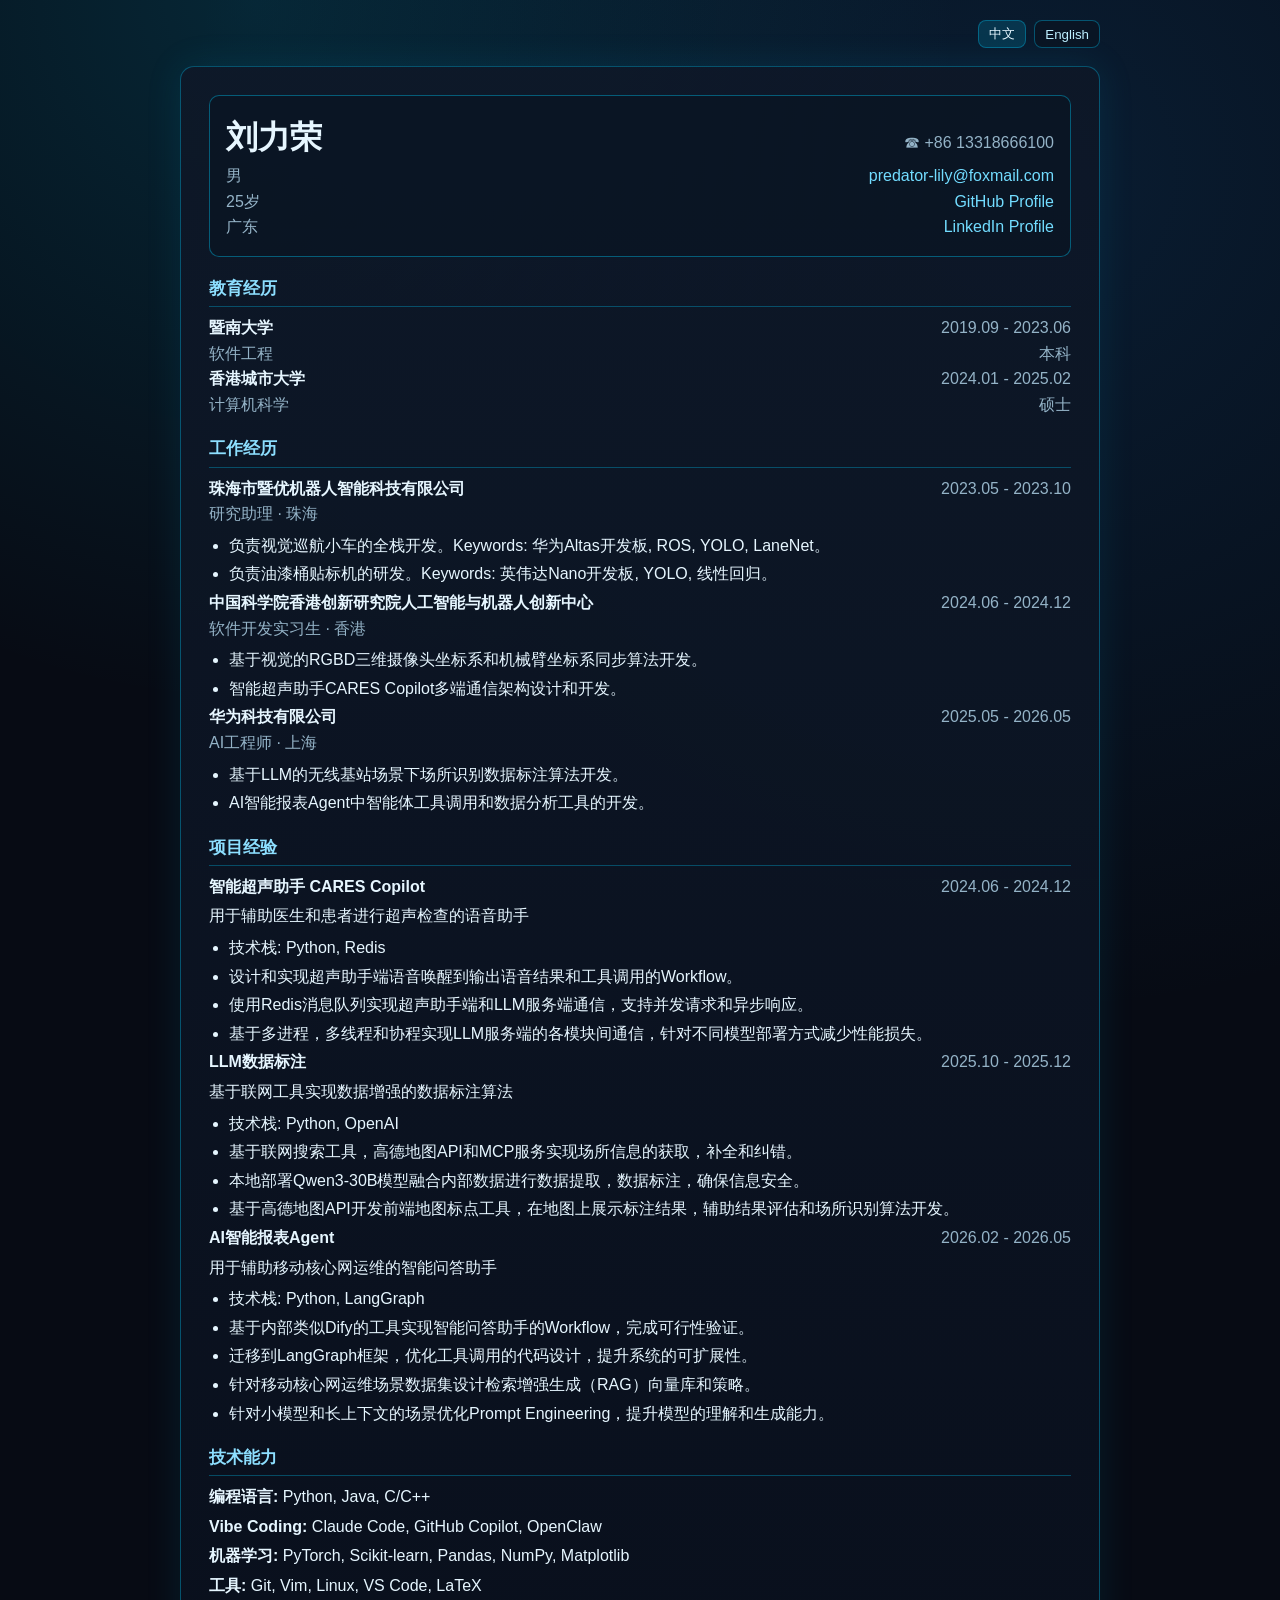
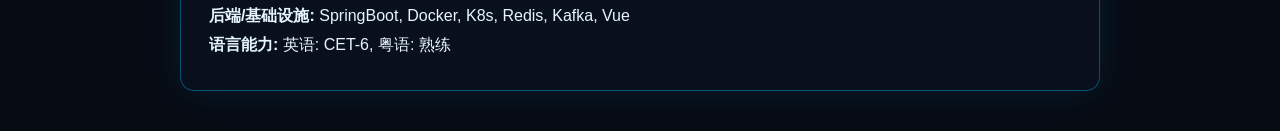
<file: cv/index.html>
<!doctype html>
<html lang="zh-CN">
<head>
  <meta charset="UTF-8" />
  <meta name="viewport" content="width=device-width, initial-scale=1.0" />
  <title>刘力荣 · Resume</title>
  <link rel="stylesheet" href="style.css" />
</head>
<body>
  <div class="lang-switch">
    <button id="btn-zh" class="active">中文</button>
    <button id="btn-en">English</button>
  </div>

  <!-- RESUME_DATA_BEGIN
{
  "zh": {
    "name": "刘力荣",
    "english_name": "Liu Lirong",
    "contact": {
      "gender": "男",
      "age": "25",
      "city": "中国, 广东",
      "phone": "13318666100",
      "email_primary": "predator-lily@outlook.com",
      "email_secondary": "predator-lily@foxmail.com",
      "github_url": "https://github.com/smart-lily",
      "linkedin_url": "https://www.linkedin.com/in/predator-lily/"
    ],
    "education": [
      {
        "school": "暨南大学",
        "date": "2019.09 - 2023.06",
        "degree": "本科 · 软件工程",
        "keywords": "Python, Java, C/C++, Git, Vim, Linux, VS Code, SpringBoot, Docker, K8s, Redis, Kafka, Vue"
      },
      {
        "school": "香港城市大学",
        "date": "2024.01 - 2025.02",
        "degree": "硕士 · 计算机科学",
        "keywords": "PyTorch, Scikit-learn, Pandas, NumPy, Matplotlib, GitHub Copilot, Claude Code, OpenClaw"
      }
    ],
    "experience": [
      {
        "company": "珠海市暨优机器人智能科技有限公司",
        "role": "研究助理",
        "city": "珠海",
        "date": "2023.05 - 2023.11",
        "bullets": [
          "负责视觉巡航小车的全栈开发。Keywords: 华为Altas开发板, ROS, YOLO, LaneNet。",
          "负责油漆桶贴标机的研发。Keywords: 英伟达Nano开发板, YOLO, 线性回归。"
        ]
      },
      {
        "company": "中国科学院香港创新研究院人工智能与机器人创新中心",
        "role": "软件开发实习生",
        "city": "香港",
        "date": "2024.06 - 2024.12",
        "bullets": [
          "基于视觉的RGBD三维摄像头坐标系和机械臂坐标系同步算法开发。",
          "智能超声助手CARES Copilot多端通信架构设计和开发。"
        ]
      },
      {
        "company": "华为科技有限公司",
        "role": "AI工程师",
        "city": "上海",
        "date": "2025.05 - 2026.05",
        "bullets": [
          "基于LLM的无线基站场景下场所识别数据标注算法开发。",
          "AI智能报表Agent中智能体工具调用和数据分析工具的开发。"
        ]
      }
    ],
    "projects": [
      {
        "name": "智能超声助手 CARES Copilot",
        "desc": "用于辅助医生和患者进行超声检查的语音助手",
        "date": "2024.06 - 2024.12",
        "bullets": [
          "技术栈: Python, Redis",
          "设计和实现超声助手端语音唤醒到输出语音结果和工具调用的Workflow。",
          "使用Redis消息队列实现超声助手端和LLM服务端通信，支持并发请求和异步响应。",
          "基于多进程，多线程和协程实现LLM服务端的各模块间通信，针对不同模型部署方式减少性能损失。"
        ]
      },
      {
        "name": "LLM数据标注",
        "desc": "基于联网工具实现数据增强的数据标注算法",
        "date": "2025.10 - 2025.12",
        "bullets": [
          "技术栈: Python, OpenAI",
          "基于联网搜索工具，高德地图API和MCP服务实现场所信息的获取，补全和纠错。",
          "本地部署Qwen3-30B模型融合内部数据进行数据提取，数据标注，确保信息安全。",
          "基于高德地图API开发前端地图标点工具，在地图上展示标注结果，辅助结果评估和场所识别算法开发。"
        ]
      },
      {
        "name": "AI智能报表Agent",
        "desc": "用于辅助移动核心网运维的智能问答助手",
        "date": "2026.02 - 2026.05",
        "bullets": [
          "技术栈: Python, LangGraph",
          "基于内部类似Dify的工具实现智能问答助手的Workflow，完成可行性验证。",
          "迁移到LangGraph框架，优化工具调用的代码设计，提升系统的可扩展性。",
          "针对移动核心网运维场景数据集设计检索增强生成（RAG）向量库和策略。",
          "针对小模型和长上下文的场景优化Prompt Engineering，提升模型的理解和生成能力。"
        ]
      }
    ]
  },
  "en": {
    "name": "LIU Lirong",
    "contact": {
      "gender": "Male",
      "age": "25",
      "city": "China, Guangdong",
      "phone": "13318666100",
      "email_primary": "predator-lily@outlook.com",
      "email_secondary": "predator-lily@foxmail.com",
      "github_url": "https://github.com/smart-lily",
      "linkedin_url": "https://www.linkedin.com/in/predator-lily/"
    ],
    "education": [
      {
        "school": "Jinan University",
        "date": "2019.09 - 2023.06",
        "degree": "Bachelor · Software Engineering",
        "keywords": "Python, Java, C/C++, Git, Vim, Linux, VS Code, SpringBoot, Docker, K8s, Redis, Kafka, Vue"
      },
      {
        "school": "City University of Hong Kong",
        "date": "2024.01 - 2025.02",
        "degree": "Master · Computer Science",
        "keywords": "PyTorch, Scikit-learn, Pandas, NumPy, Matplotlib, GitHub Copilot, Claude Code, OpenClaw"
      }
    ],
    "experience": [
      {
        "company": "Zhuhai Jiyou Robotics Intelligent Technology Co., Ltd.",
        "role": "Research Assistant",
        "city": "Zhuhai",
        "date": "2023.05 - 2023.11",
        "bullets": [
          "Led full-stack development for a visual patrol vehicle. Keywords: Huawei Atlas board, ROS, YOLO, LaneNet.",
          "Developed a paint-bucket labeling machine. Keywords: NVIDIA Nano board, YOLO, linear regression."
        ]
      },
      {
        "company": "CAS Hong Kong Innovation Institute, AIR Center",
        "role": "Software Development Intern",
        "city": "Hong Kong",
        "date": "2024.06 - 2024.12",
        "bullets": [
          "Developed synchronization algorithms between RGBD camera coordinates and robotic arm coordinates.",
          "Designed and developed cross-device communication architecture for CARES Copilot."
        ]
      },
      {
        "company": "Huawei Technologies Co., Ltd.",
        "role": "AI Engineer",
        "city": "Shanghai",
        "date": "2025.05 - 2026.05",
        "bullets": [
          "Developed LLM-based place recognition data annotation algorithms for wireless base-station scenarios.",
          "Developed agent tool-calling and data analysis tools for an AI reporting assistant."
        ]
      }
    ],
    "projects": [
      {
        "name": "CARES Copilot for Intelligent Ultrasound",
        "desc": "Voice assistant to support doctors and patients in ultrasound exams",
        "date": "2024.06 - 2024.12",
        "bullets": [
          "Tech stack: Python, Redis",
          "Designed and implemented the workflow from voice wake-up to speech response and tool invocation.",
          "Used Redis message queues for assistant-server communication with concurrent requests and async responses.",
          "Implemented inter-module communication with multiprocessing, multithreading, and coroutines to reduce performance loss under different deployment modes."
        ]
      },
      {
        "name": "LLM Data Annotation",
        "desc": "Data-enhancement annotation pipeline using online tools",
        "date": "2025.10 - 2025.12",
        "bullets": [
          "Tech stack: Python, OpenAI",
          "Integrated web search tools, Amap API, and MCP services for place information retrieval, completion, and correction.",
          "Locally deployed Qwen3-30B with internal data for extraction and annotation to ensure data security.",
          "Built a frontend map-pointing tool with Amap API to visualize annotations and support evaluation and place-recognition development."
        ]
      },
      {
        "name": "AI Intelligent Reporting Agent",
        "desc": "Intelligent Q&A assistant for mobile core network O&M",
        "date": "2026.02 - 2026.05",
        "bullets": [
          "Tech stack: Python, LangGraph",
          "Built a PoC workflow using an internal Dify-like toolchain.",
          "Migrated to LangGraph and optimized tool-calling architecture to improve extensibility.",
          "Designed RAG vector-store strategies for mobile core network O&M datasets.",
          "Optimized prompt engineering for small-model and long-context scenarios to improve understanding and generation quality."
        ]
      }
    ]
  }
}
    RESUME_DATA_END -->

  <main class="resume" data-lang="zh">
    <header class="hero">
      <div class="row">
        <h1>刘力荣</h1>
        <span>☎ +86 13318666100</span>
      </div>
      <div class="row">
        <span>男</span>
        <span><a href="mailto:predator-lily@foxmail.com" target="_blank" rel="noreferrer">predator-lily@foxmail.com</a></span>
      </div>
      <div class="row">
        <span>25岁</span>
        <span><a href="https://github.com/smart-lily" target="_blank" rel="noreferrer">GitHub Profile</a></span>
      </div>
      <div class="row">
        <span>广东</span>
        <span><a href="https://www.linkedin.com/in/smart-lily/" target="_blank" rel="noreferrer">LinkedIn Profile</a></span>
      </div>
    </header>
    <section>
      <h2>教育经历</h2>
      <div class="row">
        <strong>暨南大学</strong>
        <span>2019.09 - 2023.06</span>
      </div>
      <div class="row">
        <span>软件工程</span>
        <span>本科</span>
      </div>
      <div class="row">
        <strong>香港城市大学</strong>
        <span>2024.01 - 2025.02</span>
      </div>
      <div class="row">
        <span>计算机科学</span>
        <span>硕士</span>
      </div>
    </section>
    <section>
      <h2>工作经历</h2>
      <div class="row">
        <strong>珠海市暨优机器人智能科技有限公司</strong>
        <span>2023.05 - 2023.10</span>
      </div>
      <div class="row">
        <span>研究助理 · 珠海</span>
        <span></span>
      </div>
      <ul>
        <li>负责视觉巡航小车的全栈开发。Keywords: 华为Altas开发板, ROS, YOLO, LaneNet。</li>
        <li>负责油漆桶贴标机的研发。Keywords: 英伟达Nano开发板, YOLO, 线性回归。</li>
      </ul>
      <div class="row">
        <strong>中国科学院香港创新研究院人工智能与机器人创新中心</strong>
        <span>2024.06 - 2024.12</span>
      </div>
      <div class="row">
        <span>软件开发实习生 · 香港</span>
        <span></span>
      </div>
      <ul>
        <li>基于视觉的RGBD三维摄像头坐标系和机械臂坐标系同步算法开发。</li>
        <li>智能超声助手CARES Copilot多端通信架构设计和开发。</li>
      </ul>
      <div class="row">
        <strong>华为科技有限公司</strong>
        <span>2025.05 - 2026.05</span>
      </div>
      <div class="row">
        <span>AI工程师 · 上海</span>
        <span></span>
      </div>
      <ul>
        <li>基于LLM的无线基站场景下场所识别数据标注算法开发。</li>
        <li>AI智能报表Agent中智能体工具调用和数据分析工具的开发。</li>
      </ul>
    </section>
    <section>
      <h2>项目经验</h2>
      <div class="row">
        <strong>智能超声助手 CARES Copilot</strong>
        <span>2024.06 - 2024.12</span>
      </div>
      <p>用于辅助医生和患者进行超声检查的语音助手</p>
      <ul>
        <li>技术栈: Python, Redis</li>
        <li>设计和实现超声助手端语音唤醒到输出语音结果和工具调用的Workflow。</li>
        <li>使用Redis消息队列实现超声助手端和LLM服务端通信，支持并发请求和异步响应。</li>
        <li>基于多进程，多线程和协程实现LLM服务端的各模块间通信，针对不同模型部署方式减少性能损失。</li>
      </ul>
      <div class="row">
        <strong>LLM数据标注</strong>
        <span>2025.10 - 2025.12</span>
      </div>
      <p>基于联网工具实现数据增强的数据标注算法</p>
      <ul>
        <li>技术栈: Python, OpenAI</li>
        <li>基于联网搜索工具，高德地图API和MCP服务实现场所信息的获取，补全和纠错。</li>
        <li>本地部署Qwen3-30B模型融合内部数据进行数据提取，数据标注，确保信息安全。</li>
        <li>基于高德地图API开发前端地图标点工具，在地图上展示标注结果，辅助结果评估和场所识别算法开发。</li>
      </ul>
      <div class="row">
        <strong>AI智能报表Agent</strong>
        <span>2026.02 - 2026.05</span>
      </div>
      <p>用于辅助移动核心网运维的智能问答助手</p>
      <ul>
        <li>技术栈: Python, LangGraph</li>
        <li>基于内部类似Dify的工具实现智能问答助手的Workflow，完成可行性验证。</li>
        <li>迁移到LangGraph框架，优化工具调用的代码设计，提升系统的可扩展性。</li>
        <li>针对移动核心网运维场景数据集设计检索增强生成（RAG）向量库和策略。</li>
        <li>针对小模型和长上下文的场景优化Prompt Engineering，提升模型的理解和生成能力。</li>
      </ul>
    </section>
    <section>
      <h2>技术能力</h2>
      <p><strong>编程语言:</strong> Python, Java, C/C++</p>
      <p><strong>Vibe Coding:</strong> Claude Code, GitHub Copilot, OpenClaw</p>
      <p><strong>机器学习:</strong> PyTorch, Scikit-learn, Pandas, NumPy, Matplotlib</p>
      <p><strong>工具:</strong> Git, Vim, Linux, VS Code, LaTeX</p>
      <p><strong>后端/基础设施:</strong> SpringBoot, Docker, K8s, Redis, Kafka, Vue</p>
      <p><strong>语言能力:</strong> 英语: CET-6, 粤语: 熟练</p>
    </section>
  </main>
  <main class="resume" data-lang="en">
    <header class="hero">
      <div class="row">
        <h1>LIU Lirong</h1>
        <span>☎ +852 54852690</span>
      </div>
      <div class="row">
        <span>Gender: Male</span>
        <span><a href="mailto:predator-lily@outlook.com" target="_blank" rel="noreferrer">predator-lily@outlook.com</a></span>
      </div>
      <div class="row">
        <span>Age: 25</span>
        <span><a href="mailto:predatorlly@gmail.com" target="_blank" rel="noreferrer">predatorlly@gmail.com</a></span>
      </div>
      <div class="row">
        <span>Visa: IANG</span>
        <span><a href="https://github.com/smart-lily" target="_blank" rel="noreferrer">GitHub Profile</a></span>
      </div>
      <div class="row">
        <span>China, Guangdong</span>
        <span><a href="https://www.linkedin.com/in/predator-lily/" target="_blank" rel="noreferrer">LinkedIn Profile</a></span>
      </div>
    </header>
    <section>
      <h2>Education</h2>
      <div class="row">
        <strong>Jinan University</strong>
        <span>2019.09 - 2023.06</span>
      </div>
      <div class="row">
        <span>Software Engineering</span>
        <span>Bachelor</span>
      </div>
      <div class="row">
        <strong>City University of Hong Kong</strong>
        <span>2024.01 - 2025.02</span>
      </div>
      <div class="row">
        <span>Computer Science</span>
        <span>Master</span>
      </div>
    </section>
    <section>
      <h2>Experience</h2>
      <div class="row">
        <strong>Zhuhai Jiyou Robotics Intelligent Technology Co., Ltd.</strong>
        <span>2023.05 - 2023.10</span>
      </div>
      <div class="row">
        <span>Research Assistant · Zhuhai</span>
        <span></span>
      </div>
      <ul>
        <li>Led full-stack development for a visual patrol vehicle. Keywords: Huawei Atlas board, ROS, YOLO, LaneNet.</li>
        <li>Developed a paint-bucket labeling machine. Keywords: NVIDIA Nano board, YOLO, linear regression.</li>
      </ul>
      <div class="row">
        <strong>CAS Hong Kong Innovation Institute, CAIR</strong>
        <span>2024.06 - 2024.12</span>
      </div>
      <div class="row">
        <span>Software Development Intern · Hong Kong</span>
        <span></span>
      </div>
      <ul>
        <li>Developed synchronization algorithms between RGBD camera coordinates and robotic arm coordinates.</li>
        <li>Designed and developed cross-device communication architecture for CARES Copilot.</li>
      </ul>
      <div class="row">
        <strong>Huawei Technologies Co., Ltd.</strong>
        <span>2025.05 - 2026.05</span>
      </div>
      <div class="row">
        <span>AI Engineer · Shanghai</span>
        <span></span>
      </div>
      <ul>
        <li>Developed LLM-based place recognition data annotation algorithms for wireless base-station scenarios.</li>
        <li>Developed agent tool-calling and data analysis tools for an AI reporting assistant.</li>
      </ul>
    </section>
    <section>
      <h2>Projects</h2>
      <div class="row">
        <strong>CARES Copilot for Intelligent Ultrasound</strong>
        <span>2024.06 - 2024.12</span>
      </div>
      <p>Voice assistant to support doctors and patients in ultrasound exams</p>
      <ul>
        <li>Tech stack: Python, Redis</li>
        <li>Designed and implemented the workflow from voice wake-up to speech response and tool invocation.</li>
        <li>Used Redis message queues for assistant-server communication with concurrent requests and async responses.</li>
        <li>Implemented inter-module communication with multiprocessing, multithreading, and coroutines to reduce performance loss under different deployment modes.</li>
      </ul>
      <div class="row">
        <strong>LLM Data Annotation</strong>
        <span>2025.10 - 2025.12</span>
      </div>
      <p>Data-enhancement annotation pipeline using online tools</p>
      <ul>
        <li>Tech stack: Python, OpenAI</li>
        <li>Integrated web search tools, Amap API, and MCP services for place information retrieval, completion, and correction.</li>
          <li>Locally deployed Qwen3-30B with internal data for extraction and annotation.</li>
        <li>Built a frontend map-pointing tool with Amap API to visualize annotations and support evaluation and place-recognition development.</li>
      </ul>
      <div class="row">
        <strong>AI Intelligent Reporting Agent</strong>
        <span>2026.02 - 2026.05</span>
      </div>
      <p>Intelligent Q&amp;A assistant for mobile core network O&amp;M</p>
      <ul>
        <li>Tech stack: Python, LangGraph</li>
        <li>Built a PoC workflow using an internal Dify-like toolchain.</li>
        <li>Migrated to LangGraph and optimized tool-calling architecture to improve extensibility.</li>
        <li>Designed RAG vector-store strategies for mobile core network O&amp;M datasets.</li>
        <li>Optimized prompt engineering for small-model and long-context scenarios to improve understanding and generation quality.</li>
      </ul>
    </section>
      <section>
        <h2>Technical Skills</h2>
        <p><strong>Programming Languages:</strong> Python, Java, C/C++</p>
        <p><strong>Vibe Coding:</strong> Claude Code, GitHub Copilot, OpenClaw</p>
        <p><strong>Machine Learning:</strong> PyTorch, Scikit-learn, Pandas, NumPy, Matplotlib</p>
        <p><strong>Tools:</strong> Git, Vim, Linux, VS Code, LaTeX</p>
        <p><strong>Backend/Infra:</strong> SpringBoot, Docker, K8s, Redis, Kafka, Vue</p>
        <p><strong>Languages:</strong> English: CET-6, Cantonese: Fluent</p>
      </section>
  </main>

    <script>
        const btnZh = document.getElementById('btn-zh');
        const btnEn = document.getElementById('btn-en');
        const blocks = document.querySelectorAll('.resume[data-lang]');

        function setLang(lang) {
            blocks.forEach(block => {
                block.style.display = block.getAttribute('data-lang') === lang ? 'block' : 'none';
            });
            btnZh.classList.toggle('active', lang === 'zh');
            btnEn.classList.toggle('active', lang === 'en');
            document.documentElement.lang = lang === 'zh' ? 'zh-CN' : 'en';
            localStorage.setItem('resume-lang', lang);
        }

        btnZh.addEventListener('click', () => setLang('zh'));
        btnEn.addEventListener('click', () => setLang('en'));
        setLang(localStorage.getItem('resume-lang') || 'zh');
    </script>
</body>
</html>
</file>
<file: cv/style.css>
:root {
  --bg: #070b14;
  --panel: #0f1726;
  --line: #00a3cc;
  --text: #e6f6ff;
  --muted: #94b3c7;
  --chip-bg: #0a2230;
}

* {
  box-sizing: border-box;
}

body {
  margin: 0;
  background:
    radial-gradient(circle at 20% 0%, rgba(0, 163, 204, 0.18), transparent 35%),
    radial-gradient(circle at 80% 10%, rgba(15, 76, 129, 0.28), transparent 45%),
    var(--bg);
  color: var(--text);
  font-family: -apple-system, BlinkMacSystemFont, "Segoe UI", "PingFang SC", "Microsoft YaHei", sans-serif;
  line-height: 1.6;
}

.lang-switch {
  width: min(920px, 92vw);
  margin: 20px auto -22px;
  display: flex;
  justify-content: flex-end;
  gap: 8px;
}

.lang-switch button {
  border: 1px solid rgba(0, 163, 204, 0.45);
  background: rgba(10, 20, 34, 0.75);
  color: #bdefff;
  border-radius: 8px;
  padding: 4px 10px;
  cursor: pointer;
}

.lang-switch button.active {
  background: rgba(0, 163, 204, 0.2);
  color: #e6f6ff;
}

.resume {
  width: min(920px, 92vw);
  margin: 40px auto;
  padding: 28px;
  border: 1px solid rgba(0, 163, 204, 0.45);
  border-radius: 14px;
  background: linear-gradient(180deg, rgba(14, 24, 40, 0.94), rgba(10, 17, 30, 0.92));
  box-shadow: 0 0 36px rgba(0, 163, 204, 0.12);
}

.hero {
  padding: 16px;
  border: 1px solid rgba(0, 163, 204, 0.5);
  border-radius: 10px;
  background: rgba(10, 20, 34, 0.65);
}

.hero .row {
  display: grid;
  grid-template-columns: minmax(0, 1fr) auto;
  align-items: baseline;
  gap: 16px;
}

.hero .row > :last-child {
  justify-self: end;
  text-align: right;
}

h1 {
  margin: 0;
  font-size: 2rem;
}

.subtitle {
  margin: 8px 0 10px;
  color: var(--muted);
}

.meta {
  margin: 2px 0;
  color: #bdd9e8;
}

a {
  color: #72dcff;
  text-decoration: none;
}

a:hover {
  text-decoration: underline;
}

.chips {
  margin: 16px 0;
  display: flex;
  flex-wrap: wrap;
  gap: 10px;
}

.chips span {
  border: 1px solid rgba(0, 163, 204, 0.45);
  background: var(--chip-bg);
  color: #bdefff;
  border-radius: 999px;
  padding: 4px 12px;
  font-size: 0.86rem;
}

section {
  margin-top: 18px;
}

h2 {
  margin: 0 0 8px;
  color: #8ddfff;
  border-bottom: 1px solid rgba(0, 163, 204, 0.4);
  padding-bottom: 4px;
  font-size: 1.06rem;
}

.row {
  display: flex;
  justify-content: space-between;
  gap: 16px;
}

.row span {
  color: var(--muted);
  white-space: nowrap;
}

p {
  margin: 4px 0;
}

ul {
  margin: 6px 0 0;
  padding-left: 20px;
}

li {
  margin: 3px 0;
}

@media (max-width: 640px) {
  .resume {
    margin: 16px auto;
    padding: 16px;
  }

  .hero .row {
    grid-template-columns: 1fr;
  }

  .hero .row > :last-child {
    justify-self: start;
    text-align: left;
  }

  .row {
    flex-direction: column;
    gap: 2px;
  }
}
</file>
